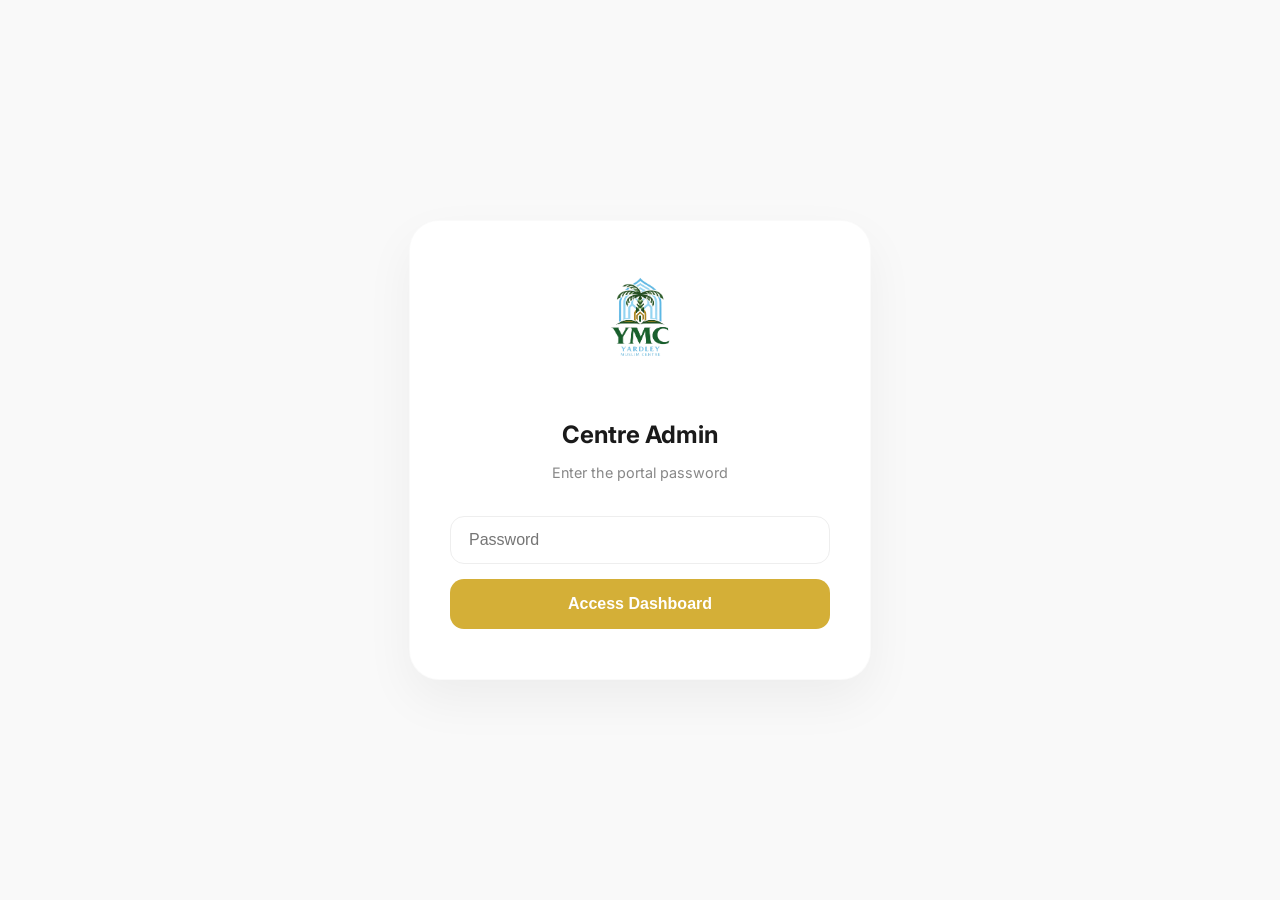
<file: login.html>
<!DOCTYPE html>
<html lang="en">
<head>
    <meta charset="UTF-8">
    <meta name="viewport" content="width=device-width, initial-scale=1.0">
    <title>Admin Login | YMC</title>
    <link rel="stylesheet" href="styles.css">
    <link href="https://fonts.googleapis.com/css2?family=Inter:wght@400;600;700&display=swap" rel="stylesheet">
    <style>
        body {
            background: #f9f9f9;
            display: flex;
            align-items: center;
            justify-content: center;
            height: 100vh;
            font-family: 'Inter', sans-serif;
            margin: 0;
        }
        .login-card {
            background: white;
            padding: 50px 40px;
            border-radius: 30px;
            box-shadow: 0 20px 50px rgba(0,0,0,0.05);
            width: 100%;
            max-width: 380px;
            text-align: center;
            border: 1px solid rgba(0,0,0,0.02);
        }
        .login-card img { width: 100px; margin-bottom: 25px; }
        .login-card h2 { margin-bottom: 10px; font-weight: 700; color: #1a1a1a; }
        .login-card p { color: #888; font-size: 0.9rem; margin-bottom: 35px; }
        
        input {
            width: 100%;
            padding: 14px 18px;
            margin-bottom: 15px;
            border: 1.5px solid #eee;
            border-radius: 14px;
            box-sizing: border-box;
            font-size: 1rem;
            transition: border-color 0.2s;
        }
        input:focus { outline: none; border-color: #d4af37; }

        .btn-login {
            width: 100%;
            background: #d4af37;
            color: white;
            border: none;
            padding: 16px;
            border-radius: 14px;
            font-weight: 700;
            cursor: pointer;
            font-size: 1rem;
            transition: transform 0.2s, opacity 0.2s;
        }
        .btn-login:hover { opacity: 0.9; transform: translateY(-1px); }
        #error-msg { color: #ff4444; font-size: 0.85rem; margin-top: 15px; display: none; }
    </style>
</head>
<body>

<div class="login-card">
    <img src="assets/logo.png" alt="YMC Logo">
    <h2>Centre Admin</h2>
    <p>Enter the portal password</p>
    
    <input type="password" id="adminPass" placeholder="Password" onkeypress="if(event.key === 'Enter') handleLogin()">
    <button class="btn-login" onclick="handleLogin()">Access Dashboard</button>
    <p id="error-msg">Incorrect password. Please try again.</p>
</div>

<script>
    function handleLogin() {
        const pass = document.getElementById('adminPass').value;
        const correctPass = "YMC2026"; // Set your desired password here

        if(pass === correctPass) {
            // Store a simple "session" flag in the browser's memory
            sessionStorage.setItem('ymc_admin_auth', 'true');
            window.location.href = "admin.html";
        } else {
            document.getElementById('error-msg').style.display = "block";
        }
    }
</script>

</body>
</html>
</file>
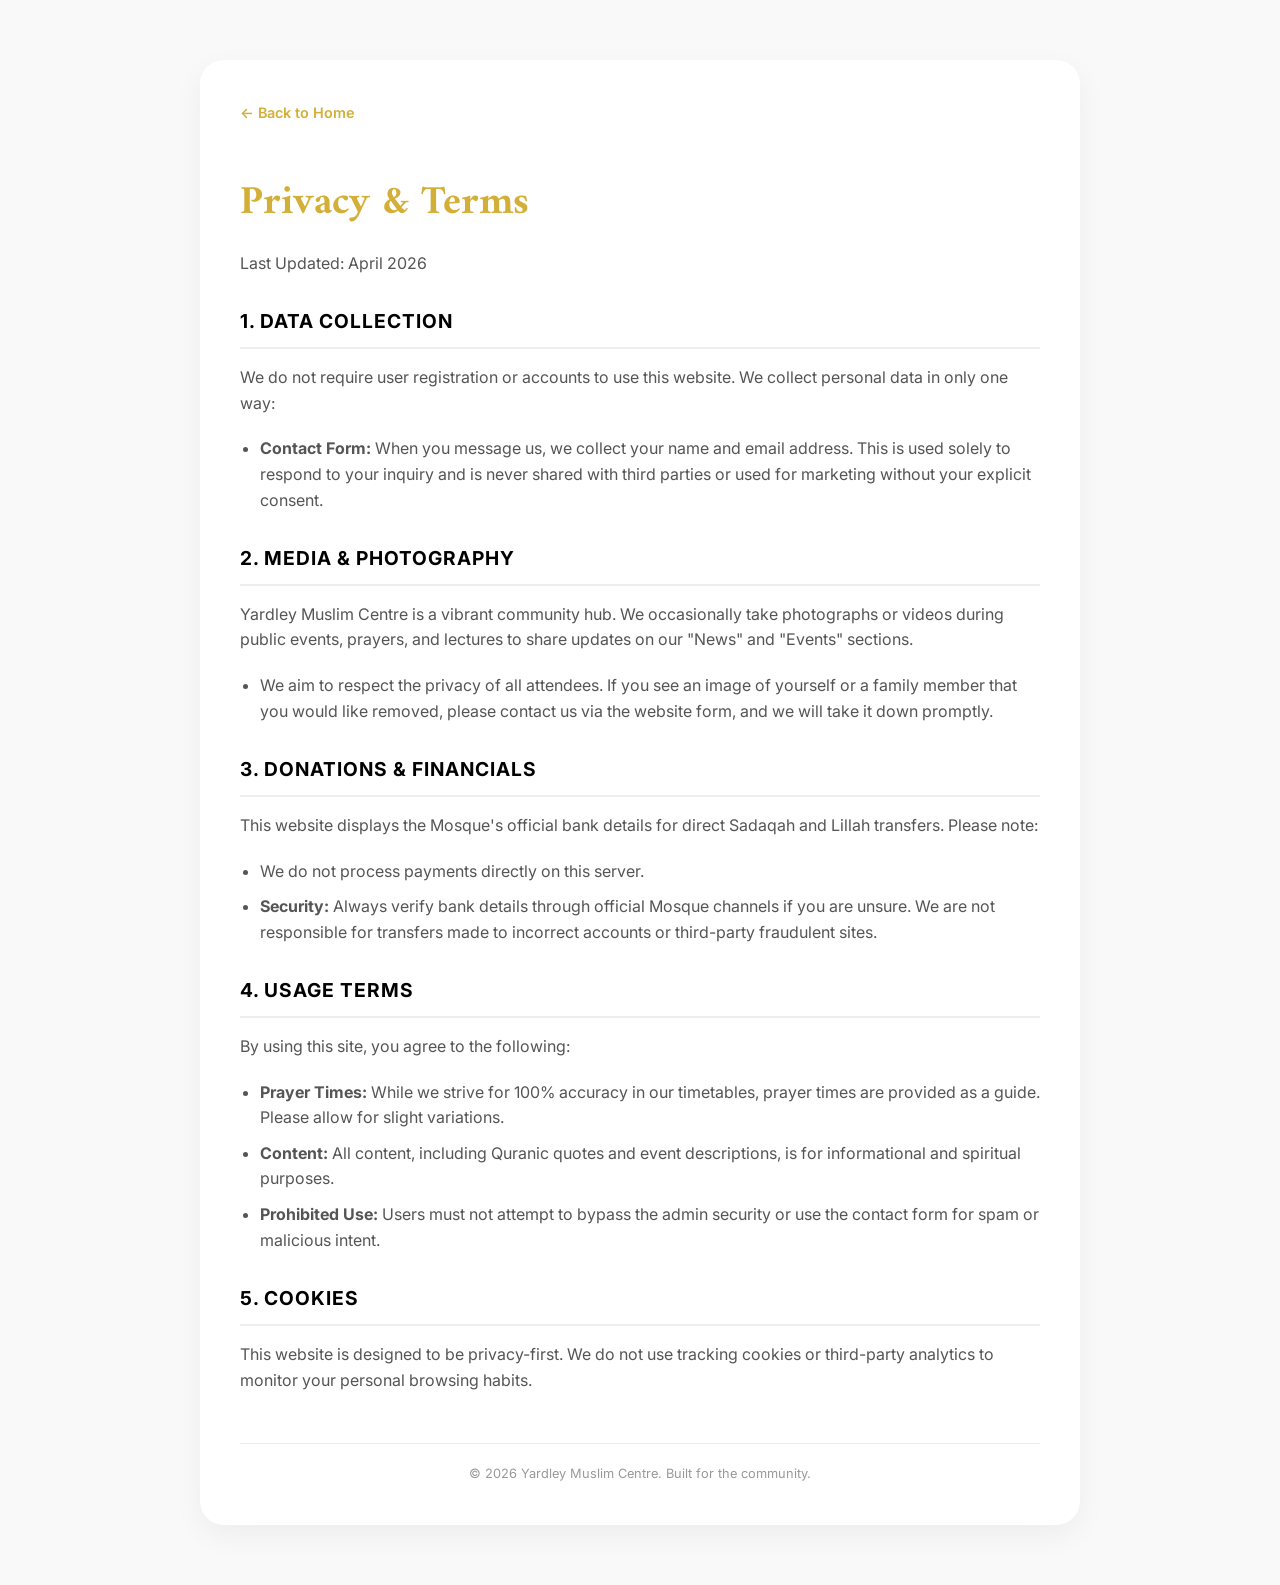
<file: privacy.html>
<!DOCTYPE html>
<html lang="en">
<head>
    <meta charset="UTF-8">
    <meta name="viewport" content="width=device-width, initial-scale=1.0">
    <title>Privacy & Terms | Yardley Muslim Centre</title>
    <link href="https://fonts.googleapis.com/css2?family=Inter:wght@300;400;600&family=Amiri&display=swap" rel="stylesheet">
    <link rel="icon" type="image/png" href="assets/favicon.png">
    <style>
        :root { --accent: #d4af37; --text: #333; --bg: #f9f9f9; }
        body { font-family: 'Inter', sans-serif; line-height: 1.6; color: var(--text); background: var(--bg); margin: 0; padding: 0; }
        .container { max-width: 800px; margin: 60px auto; background: white; padding: 40px; border-radius: 24px; box-shadow: 0 10px 30px rgba(0,0,0,0.05); }
        h1 { font-family: 'Amiri', serif; color: var(--accent); font-size: 2.5rem; margin-bottom: 10px; }
        h2 { border-bottom: 2px solid #eee; padding-bottom: 10px; margin-top: 30px; color: #000; font-size: 1.2rem; text-transform: uppercase; letter-spacing: 1px; }
        p { margin-bottom: 20px; color: #555; }
        .back-link { display: inline-block; margin-bottom: 20px; color: var(--accent); text-decoration: none; font-weight: 600; font-size: 0.9rem; }
        .footer-note { margin-top: 50px; font-size: 0.8rem; color: #999; text-align: center; border-top: 1px solid #eee; padding-top: 20px; }
        ul { padding-left: 20px; margin-bottom: 20px; }
        li { margin-bottom: 10px; color: #555; }
    </style>
</head>
<body>

    <div class="container">
        <a href="index.html" class="back-link">← Back to Home</a>
        <h1>Privacy & Terms</h1>
        <p>Last Updated: April 2026</p>

        <section>
            <h2>1. Data Collection</h2>
            <p>We do not require user registration or accounts to use this website. We collect personal data in only one way:</p>
            <ul>
                <li><strong>Contact Form:</strong> When you message us, we collect your name and email address. This is used solely to respond to your inquiry and is never shared with third parties or used for marketing without your explicit consent.</li>
            </ul>
        </section>

        <section>
            <h2>2. Media & Photography</h2>
            <p>Yardley Muslim Centre is a vibrant community hub. We occasionally take photographs or videos during public events, prayers, and lectures to share updates on our "News" and "Events" sections.</p>
            <ul>
                <li>We aim to respect the privacy of all attendees. If you see an image of yourself or a family member that you would like removed, please contact us via the website form, and we will take it down promptly.</li>
            </ul>
        </section>

        <section>
            <h2>3. Donations & Financials</h2>
            <p>This website displays the Mosque's official bank details for direct Sadaqah and Lillah transfers. Please note:</p>
            <ul>
                <li>We do not process payments directly on this server.</li>
                <li><strong>Security:</strong> Always verify bank details through official Mosque channels if you are unsure. We are not responsible for transfers made to incorrect accounts or third-party fraudulent sites.</li>
            </ul>
        </section>

        <section>
            <h2>4. Usage Terms</h2>
            <p>By using this site, you agree to the following:</p>
            <ul>
                <li><strong>Prayer Times:</strong> While we strive for 100% accuracy in our timetables, prayer times are provided as a guide. Please allow for slight variations.</li>
                <li><strong>Content:</strong> All content, including Quranic quotes and event descriptions, is for informational and spiritual purposes.</li>
                <li><strong>Prohibited Use:</strong> Users must not attempt to bypass the admin security or use the contact form for spam or malicious intent.</li>
            </ul>
        </section>

        <section>
            <h2>5. Cookies</h2>
            <p>This website is designed to be privacy-first. We do not use tracking cookies or third-party analytics to monitor your personal browsing habits.</p>
        </section>

        <div class="footer-note">
            © 2026 Yardley Muslim Centre. Built for the community.
        </div>
    </div>

</body>
</html>
</file>
<file: styles.css>
:root {
    --bg-color: #f5f5f7;
    --text-main: #1d1d1f;
    --text-white: #ffffff;
    --text-secondary: #86868b;
    --accent: #d4af37;
    --nav-height: 80px;
}

body {
    margin: 0;
    font-family: 'Inter', sans-serif;
    background-color: var(--bg-color);
    color: var(--text-main);
    overflow-x: hidden;
}

/* --- Navbar Styles --- */
.navbar {
    position: fixed;
    top: 0;
    width: 100%;
    height: 100px;
    padding-top: 5px;
    z-index: 1000;
    display: flex;
    align-items: center;
    transition: background 0.4s ease, backdrop-filter 0.4s ease, transform 0.4s cubic-bezier(0.16, 1, 0.3, 1);
    
    /* Permanent Translucent Container (Matches image_a6c2b3.jpg) */
    background: rgba(255, 255, 255, 0.15) !important; 
    backdrop-filter: blur(15px);
    -webkit-backdrop-filter: blur(15px);
    border-bottom: 1px solid rgba(255, 255, 255, 0.1);
}

/* Scrolled state: Slightly intensifies the effect for depth */
.navbar.scrolled {
    background: rgba(255, 255, 255, 0.25) !important; 
    backdrop-filter: blur(25px) !important;
    -webkit-backdrop-filter: blur(25px) !important;
}

.navbar.hidden { 
    transform: translateY(-100%); 
}

.nav-container {
    width: 100%;
    max-width: 1200px;
    margin: 0 auto;
    padding: 0 40px;
    display: flex;
    justify-content: space-between;
    align-items: center;
}

.logo-img {
    height: 120px;
    width: auto;
    transition: transform 0.4s ease;
    filter: none; /* Ensures logo colors are default */
}

/* Menu Toggle / Burger Button */
.menu-toggle {
    display: none; 
    background: none;
    border: none;
    cursor: pointer;
    color: var(--text-main); 
    padding: 10px;
    transition: color 0.3s ease;
    position: relative; 
    z-index: 2000; 
}

.menu-toggle svg {
    width: 28px;
    height: 28px;
    display: block;
}

.navbar.scrolled .menu-toggle,
.mobile-active .menu-toggle {
    color: var(--text-main) !important;
}

.nav-menu {
    list-style: none;
    display: flex;
    align-items: center;
    gap: 30px;
    margin: 0;
    padding: 0;
}

.nav-menu li a {
    color: var(--text-main);
    text-decoration: none;
    font-size: 1rem; 
    font-weight: 700; /* Bolded for visibility */
    letter-spacing: 0.02em; 
    transition: all 0.4s ease;
    /* Soft shadow to ensure contrast over the image background */
    text-shadow: 0px 1px 3px rgba(255, 255, 255, 0.4);
}

.navbar.scrolled .nav-menu li a { 
    color: var(--text-main);
    text-shadow: none; /* Shadow removed when background becomes more opaque */
}

.btn-donate {
    background-color: #34495e; 
    color: white !important;
    padding: 12px 28px;
    border-radius: 50px;
    font-weight: 700;
    text-shadow: none;
    box-shadow: 0 4px 15px rgba(0, 0, 0, 0.1);
}

/* --- Hero Section & Quran API Safety --- */
.hero {
    height: 100vh;
    width: 100%;
    position: relative;
    display: flex;
    flex-direction: column;
    justify-content: center;
    align-items: center;
    text-align: center;
    color: black;
    overflow: hidden;
    
}

.hero::before {
    content: "";
    position: absolute;
    top: 0; left: 0; width: 100%; height: 100%;
    background-image: 
        linear-gradient(to bottom, rgba(0, 0, 0, 0.4) 0%, rgba(245, 245, 247, 1) 100%),
        url('assets/hero3.jpg');
    background-size: cover;
    background-position: center;
    z-index: -2;
    animation: kenBurns 20s infinite alternate ease-in-out;
}

@keyframes kenBurns {
    from { transform: scale(1); }
    to { transform: scale(1.15); }
}

.translation { 
    font-size: 1.5rem; 
    font-weight: 600; 
    font-style: italic; 
    margin-bottom: 25px; 
    max-width: 800px; 
    margin-left: auto;
    margin-right: auto;
    line-height: 1.6;
    padding: 0 20px;
}

.arabic { 
    font-family: 'Amiri', serif; 
    font-size: 1.8rem; 
    line-height: 1.8;
    max-width: 900px;
    margin: 0 auto 20px;
    padding: 0 20px;
}

/* --- Prayer Section --- */
.prayer-section {
    padding: 0 20px 8px;
    max-width: 1300px;
    margin: -180px auto 0; 
    text-align: center;
    position: relative;
    z-index: 5;
}

.prayer-grid {
    display: grid;
    grid-template-columns: repeat(auto-fit, minmax(140px, 1fr));
    gap: 12px;
}

.prayer-card {
    background: rgba(255, 255, 255, 0.9);
    backdrop-filter: blur(10px);
    -webkit-backdrop-filter: blur(10px);
    padding: 18px 10px;
    border-radius: 16px;
    box-shadow: 0 8px 30px rgba(0,0,0,0.04);
    transition: all 0.8s cubic-bezier(0.16, 1, 0.3, 1);
    display: flex;
    flex-direction: column;
    align-items: center;
    justify-content: center;
    opacity: 0;
    transform: translateY(30px);
    pointer-events: none;
    height: auto;
}

.prayer-card.reveal-visible {
    opacity: 1;
    transform: translateY(0);
    pointer-events: auto;
}

.prayer-card:nth-child(1) { transition-delay: 0.1s; }
.prayer-card:nth-child(2) { transition-delay: 0.2s; }
.prayer-card:nth-child(3) { transition-delay: 0.3s; }
.prayer-card:nth-child(4) { transition-delay: 0.4s; }
.prayer-card:nth-child(5) { transition-delay: 0.5s; }
.prayer-card:nth-child(6) { transition-delay: 0.6s; }

.prayer-icon {
    width: 24px;
    height: 24px;
    margin-bottom: 8px;
    color: var(--text-secondary);
    stroke-width: 1.5px;
    transition: color 0.4s ease;
}

.prayer-card.active {
    background: #ffffff;
    border: 1.5px solid var(--accent);
    box-shadow: 0 12px 40px rgba(212, 175, 55, 0.15);
    padding: 18px 10px;
}

.prayer-card.active .prayer-icon { color: var(--accent); }

.prayer-card .label { font-size: 0.7rem; color: var(--text-secondary); text-transform: uppercase; letter-spacing: 0.1em; }
.prayer-card .time { font-size: 1.15rem; font-weight: 700; margin-top: 4px; color: var(--text-main); }

.reveal { opacity: 0; transform: translateY(30px); transition: all 1.2s ease; }
.reveal.visible { opacity: 1; transform: translateY(0); }

.reveal-type { clip-path: inset(0 100% 0 0); opacity: 0; transition: clip-path 2s ease, opacity 0.5s ease; }
.reveal-type.visible { clip-path: inset(0 0 0 0); opacity: 1; }

.scroll-indicator { position: absolute; bottom: 15vh; font-size: 2rem; animation: bounce 2s infinite; }

@keyframes bounce {
    0%, 20%, 50%, 80%, 100% {transform: translateY(0);}
    40% {transform: translateY(-10px);}
}

/* --- Community & Resources --- */
.status-container {
    margin-top: 40px;
    display: flex;
    flex-direction: column;
    align-items: center;
    gap: 20px;
}

.btn-timetable {
    display: flex;
    align-items: center;
    gap: 10px;
    background: rgba(255, 255, 255, 0.6);
    padding: 12px 25px;
    border-radius: 50px;
    text-decoration: none;
    color: var(--text-main);
    font-size: 0.9rem;
    font-weight: 500;
    border: 1px solid rgba(0,0,0,0.05);
    transition: all 0.3s ease;
}

.btn-timetable:hover {
    background: var(--text-white);
    transform: translateY(-2px);
    box-shadow: 0 5px 15px rgba(0,0,0,0.05);
}

.community-section {
    max-width: 900px;
    margin: 80px auto;
    padding: 0 20px;
}

.reminder-card {
    background: rgba(255, 255, 255, 0.4);
    backdrop-filter: blur(20px);
    -webkit-backdrop-filter: blur(20px);
    padding: 50px 30px;
    border-radius: 40px;
    text-align: center;
    border: 1px solid rgba(255, 255, 255, 0.5);
    margin-bottom: 60px;
}

.reminder-badge {
    text-transform: uppercase;
    font-size: 0.7rem;
    letter-spacing: 0.2em;
    color: var(--accent);
    margin-bottom: 20px;
    font-weight: 700;
}

.reminder-text {
    font-size: 1.6rem;
    font-weight: 300;
    line-height: 1.5;
    color: var(--text-main);
    margin-bottom: 20px;
    font-style: italic;
}

.reminder-source {
    font-size: 0.9rem;
    color: var(--text-secondary);
}

.partners-grid {
    display: grid;
    grid-template-columns: 1fr 1fr;
    gap: 20px;
}

.partner-card {
    background: rgba(255, 255, 255, 0.2);
    padding: 30px;
    border-radius: 25px;
    text-decoration: none;
    text-align: center;
    border: 1px solid transparent;
    transition: all 0.4s ease;
}

.partner-card:hover {
    background: rgba(255, 255, 255, 0.5);
    border: 1px solid var(--accent);
}

.partner-label {
    display: block;
    font-size: 0.75rem;
    color: var(--text-secondary);
    margin-bottom: 10px;
}

.partner-logo {
    font-weight: 700;
    font-size: 1.2rem;
    color: var(--text-main);
    letter-spacing: -0.02em;
}

.footer {
    padding: 60px 20px;
    text-align: center;
    font-size: 0.8rem;
    color: var(--text-secondary);
}

.partner-logo-img {
    height: 50px;
    width: auto;
    max-width: 80% ;
    object-fit: contain;
    margin-top: 10px;
    filter: grayscale(1) opacity(0.7);
    transition: all 0.4s ease;
}

.partner-card:hover .partner-logo-img {
    filter: grayscale(0) opacity(1);
    transform: scale(1.05);
}

/* --- Feature Grid Layout --- */
.feature-grid {
    display: grid;
    grid-template-columns: repeat(3, 1fr); 
    gap: 25px;
    margin: 40px auto 80px;
    width: 100%;
    max-width: 1200px;
    padding: 0 20px;
    box-sizing: border-box;
}

.feature-card {
    background: white;
    border-radius: 24px;
    overflow: hidden;
    display: flex;
    flex-direction: column;
    box-shadow: 0 4px 20px rgba(0,0,0,0.03);
    border: 1px solid rgba(0,0,0,0.05);
    height: 100%;
    transition: transform 0.3s ease;
}

.feature-card:hover {
    transform: translateY(-5px);
}

/* Fixed height for single images to prevent cutoff */
.feature-image {
    width: 100%;
    height: 200px; 
    background-size: cover;
    background-position: center;
    background-repeat: no-repeat;
    flex-shrink: 0;
}

/* Fixed height for the gallery group to match single images */
.feature-image-group {
    display: grid;
    grid-template-areas: 
        "top top"
        "bottom-l bottom-r";
    height: 200px; 
    gap: 4px;
    flex-shrink: 0;
}

.img-top { grid-area: top; background-size: cover; background-position: center; }
.img-bottom-left { grid-area: bottom-l; background-size: cover; background-position: center; }
.img-bottom-right { grid-area: bottom-r; background-size: cover; background-position: center; }

.feature-body {
    padding: 20px; 
    flex: 1;
    display: flex;
    flex-direction: column;
    align-items: flex-start; /* Changed to start for better text alignment */
    justify-content: flex-start; 
}

.feature-body h3 {
    font-size: 0.75rem;
    margin-top: 0;
    margin-bottom: 8px;
    letter-spacing: 0.1em;
    text-transform: uppercase;
    color: var(--text-secondary);
}

.feature-title { 
    font-size: 1.4rem; 
    font-weight: 700; 
    color: var(--text-main); 
    margin-bottom: 5px; 
    margin-top: 0; 
    line-height: 1.2;
}

.feature-subtitle { 
    font-size: 1rem; 
    color: #2d5a27; 
    font-weight: 500; 
    margin-bottom: 15px; 
}

.feature-date { 
    font-size: 0.85rem; 
    color: #4a6fa5; 
    margin-bottom: 15px; 
    margin-top: auto; /* Pushes the button to the bottom */
}

.btn-feature {
    padding: 12px 28px;
    border-radius: 50px;
    text-decoration: none;
    font-size: 0.9rem;
    font-weight: 600;
    transition: all 0.3s ease;
    width: fit-content;
    display: inline-block;
    text-align: center;
}

.btn-feature.primary { background: #3e6b39; color: white; }
.btn-feature.secondary { background: #34495e; color: white; }
.btn-feature:hover { opacity: 0.9; transform: scale(1.02); }

.btn-text {
    display: flex;
    align-items: center;
    gap: 8px;
    text-decoration: none;
    color: #b38e44; /* Match the gold accent in your screenshot */
    font-weight: 600;
    font-size: 0.9rem;
    margin-top: 15px;
    border-top: 1px solid rgba(0,0,0,0.05);
    width: 100%;
    padding-top: 15px;
}

/* Mobile responsive fixes for the grid */
@media (max-width: 1024px) {
    .feature-grid { 
        grid-template-columns: repeat(2, 1fr); 
        max-width: 900px;
    }
}

@media (max-width: 768px) {
    .feature-grid { 
        grid-template-columns: 1fr; 
        max-width: 100%; 
    }
    
    /* Slightly taller images on mobile for better visibility */
    .feature-image, .feature-image-group {
        height: 240px;
    }
}

/* --- Donation Page Fixes --- */
.donate-hero {
    height: 60vh;
    width: 100%;
    position: relative;
    display: flex;
    flex-direction: column;
    justify-content: center;
    align-items: center;
    text-align: center;
    color: var(--text-white);
    overflow: hidden;
    margin-bottom: 40px;
}

.donate-hero::before {
    content: "";
    position: absolute;
    top: 0; left: 0; width: 100%; height: 100%;
    background-image: 
        linear-gradient(to bottom, 
            rgba(0, 0, 0, 0.5) 0%, 
            rgba(245, 245, 247, 1) 100%), 
        url('assets/donations.jpg');
    background-size: cover;
    background-position: center;
    filter: saturate(0.6) brightness(0.8); 
    z-index: -2;
    animation: kenBurns 20s infinite alternate ease-in-out;
}

.donate-hero h1 { 
    font-size: 3.5rem; 
    color: var(--text-white); 
    text-shadow: 0 2px 10px rgba(0,0,0,0.2); 
}

.donation-grid {
    display: grid;
    grid-template-columns: repeat(4, 1fr);
    gap: 20px;
    max-width: 1100px;
    margin: 40px auto;
    padding: 0 20px;
}

.donate-item {
    background: white;
    padding: 30px 15px;
    border-radius: 24px;
    display: flex;
    flex-direction: column;
    justify-content: center;
    align-items: center;
    text-align: center;
    box-shadow: 0 4px 20px rgba(0,0,0,0.03);
    border: 1px solid rgba(0,0,0,0.05);
    transition: transform 0.3s ease;
}

.bank-grid {
    display: grid;
    grid-template-columns: 1fr 1fr;
    gap: 30px;
    max-width: 900px;
    margin: 40px auto;
    padding: 0 20px;
}

.bank-card {
    background: rgba(255, 255, 255, 0.4);
    backdrop-filter: blur(10px);
    border-radius: 30px;
    padding: 40px;
}

/* --- Mobile Specific Optimizations (Max 768px) --- */
@media (max-width: 768px) {
    .donate-hero {
        height: 35vh; /* Significantly reduced height for mobile */
        margin-bottom: 20px;
        padding-top: 60px; /* Account for the fixed navbar */
    }

    .donate-hero h1 {
        font-size: 2.2rem; /* Scaled down text */
    }

    .hero-subtitle {
        font-size: 1rem;
        padding: 0 20px;
    }

    .donation-grid {
        grid-template-columns: repeat(2, 1fr); /* 2x3 grid instead of 4x1 or 1x6 */
        gap: 12px;
        margin: 20px auto;
    }

    .donate-item {
        padding: 20px 10px; /* Slimmer cards */
        border-radius: 16px;
    }

    .item-label {
        font-size: 0.85rem;
    }

    .item-price {
        font-size: 1.1rem;
    }

    .bank-grid {
        grid-template-columns: 1fr; /* Stack bank details on mobile */
        margin: 20px auto;
    }
}

/* --- CONTACT PAGE CSS --- */
.contact-header-section {
    background-color: #f5f5f7;
    padding: 160px 20px 80px;
    text-align: center;
}

.contact-header-section h1 { font-size: 3rem; font-weight: 700; color: #1a1a1a; margin-bottom: 15px; }

.contact-main-content {
    max-width: 1200px;
    margin: 0 auto;
    padding: 80px 20px;
}

.contact-grid {
    display: grid;
    grid-template-columns: 1fr 1.5fr;
    gap: 60px;
}

.info-item { display: flex; gap: 20px; margin-bottom: 40px; }

.info-icon {
    width: 54px; height: 54px;
    background: white;
    border: 1px solid #d4af37;
    border-radius: 12px;
    display: flex; align-items: center; justify-content: center;
    color: #d4af37; flex-shrink: 0;
}

.contact-form-container {
    background: white;
    padding: 45px;
    border-radius: 24px;
    box-shadow: 0 10px 30px rgba(0,0,0,0.05);
}

.form-group { margin-bottom: 25px; }
.form-group input, .form-group textarea {
    width: 100%; padding: 15px; border: 1px solid #e0e0e0;
    border-radius: 10px; font-family: 'Inter', sans-serif;
}

.btn-submit {
    background: #d4af37; color: white; border: none;
    padding: 18px 40px; border-radius: 10px;
    font-weight: 700; cursor: pointer; width: 100%;
}

/* --- GLOBAL RESPONSIVE ADJUSTMENTS --- */
@media (max-width: 1024px) {
    .donation-grid { grid-template-columns: repeat(2, 1fr); }
    .feature-grid { grid-template-columns: 1fr; max-width: 500px; }
}

@media (max-width: 768px) {
    /* Burger Toggle Visibility */
    .menu-toggle {
        display: block;
    }

    .nav-container {
        padding: 0 20px;
    }

    /* Mobile Nav Menu Styling */
    .nav-menu {
        position: fixed;
        top: 0;
        right: -100%; /* Hidden */
        height: 100vh;
        width: 80%;
        background: rgba(255, 255, 255, 0.98); /* Light bg for visibility */
        backdrop-filter: blur(15px);
        flex-direction: column;
        justify-content: center;
        align-items: center;
        transition: 0.4s cubic-bezier(0.16, 1, 0.3, 1);
        gap: 25px;
        z-index: 1500;
        box-shadow: -10px 0 30px rgba(0,0,0,0.1);
    }

    /* Slide in when .active is added via JS */
    .nav-menu.active {
        right: 0;
    }

    /* Force links to be dark on the light mobile background */
    .nav-menu li a {
        color: var(--text-main) !important;
        font-size: 1.2rem;
        font-weight: 600;
    }

    .btn-donate {
        width: 80%;
        text-align: center;
    }

    /* Section adjustments */
    .bank-grid, .contact-grid { grid-template-columns: 1fr; }
    .donate-hero h1 { font-size: 2.2rem; }
    .arabic { font-size: 1.4rem; }
    .translation { font-size: 1.1rem; }
    .contact-header-section { padding-top: 120px; }
}

/* --- Gallery Grid (Bento Style) --- */
.gallery-header { padding: 140px 20px 40px; text-align: center; }
.gallery-section { max-width: 1200px; margin: 0 auto 80px; padding: 0 20px; }
.gallery-grid { display: grid; grid-template-columns: repeat(4, 1fr); grid-auto-rows: 250px; gap: 15px; }
.gallery-item { position: relative; border-radius: 20px; overflow: hidden; background: #eee; transition: 0.4s ease; }
.gallery-item img { width: 100%; height: 100%; object-fit: cover; transition: 0.6s ease; }
.gallery-item:hover img { transform: scale(1.05); }
.gallery-item.large { grid-column: span 2; grid-row: span 2; }
.gallery-item.tall { grid-row: span 2; }
.gallery-item.wide { grid-column: span 2; }

@media (max-width: 768px) {
    .gallery-grid { grid-template-columns: 1fr; grid-auto-rows: 250px; }
    .gallery-item.large, .gallery-item.wide, .gallery-item.tall { grid-column: span 1; grid-row: span 1; }
}

/* --- Collections Section --- */
.collections-section { padding: 60px 20px; background: #fff; }
.section-title { font-size: 2rem; margin-bottom: 40px; text-align: center; }

.collections-grid { 
    display: grid; 
    grid-template-columns: repeat(auto-fill, minmax(300px, 1fr)); 
    gap: 30px; 
    max-width: 1200px; 
    margin: 0 auto; 
}

.collection-card { cursor: pointer; transition: 0.3s; }
.collection-thumb { 
    position: relative; 
    border-radius: 20px; 
    overflow: hidden; 
    aspect-ratio: 16/9; 
    margin-bottom: 15px;
}
.collection-thumb img { width: 100%; height: 100%; object-fit: cover; transition: 0.5s; }
.collection-card:hover img { transform: scale(1.05); }

.photo-count { 
    position: absolute; bottom: 10px; right: 10px; 
    background: rgba(0,0,0,0.7); color: white; 
    padding: 5px 12px; border-radius: 50px; font-size: 0.75rem; 
}

/* --- Modal View (Event Collections) --- */
.modal { 
    display: none; position: fixed; z-index: 2000; 
    inset: 0; background: rgba(255,255,255,0.98); 
    overflow-y: auto; padding: 40px 20px;
}
.modal-content { max-width: 1100px; margin: 0 auto; position: relative; }
.close-modal { 
    position: fixed; top: 20px; right: 30px; 
    font-size: 40px; cursor: pointer; color: var(--text-main); 
}

.event-photos-grid { 
    display: grid; grid-template-columns: repeat(auto-fill, minmax(200px, 1fr)); 
    gap: 15px; margin-top: 30px; 
}
.event-photos-grid img { 
    width: 100%; aspect-ratio: 1/1; object-fit: cover; 
    border-radius: 12px; cursor: zoom-in; transition: 0.3s;
}
.event-photos-grid img:hover { opacity: 0.8; }

/* --- Lightbox (Full Size View) --- */
.lightbox {
    display: none; /* Initial state hidden */
    position: fixed; 
    z-index: 3000;
    inset: 0; 
    background: rgba(0,0,0,0.95);
    /* Flex settings are ready for when JS sets display to 'flex' */
    align-items: center; 
    justify-content: center;
    cursor: zoom-out;
}

.lightbox img { 
    max-width: 90%; 
    max-height: 90%; 
    border-radius: 8px; 
    box-shadow: 0 10px 50px rgba(0,0,0,0.5);
}

/* Hide mobile-specific elements by default on desktop */
.mobile-only-fb {
    display: none;
}

/* Burger Menu specific styles - ONLY for screens smaller than 768px */
@media (max-width: 768px) {
    /* Target using the parent ID to increase specificity */
    #nav-links .mobile-only-fb {
        display: block !important;
        margin-top: 200px;
        padding-top: 20px;
        border-top: 1px solid rgba(212, 175, 55, 0.2);
        width: 100%;
    }
    
    /* Target the link and the icon specifically */
    #nav-links .mobile-only-fb a,
    #nav-links .mobile-only-fb a i {
        color: #d4af37 !important; /* Force the gold color */
        font-size: 0.9rem !important;
        text-decoration: none;
        display: flex;
        align-items: center;
        justify-content: center;
        gap: 10px;
    }

    /* Ensure the icon doesn't have a different default font-size */
    #nav-links .mobile-only-fb a i {
        font-size: 1.1rem !important; 
    }
}
</file>
